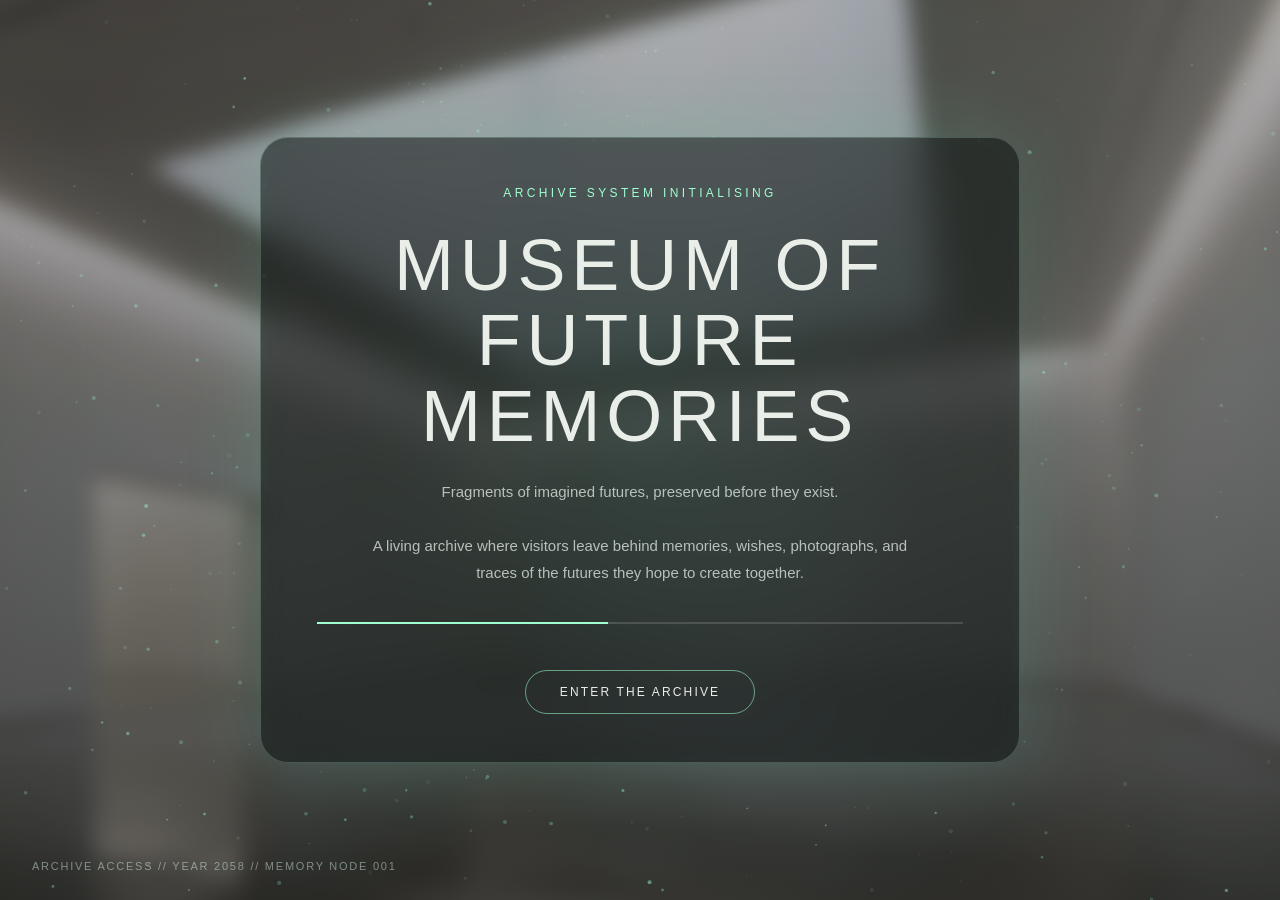
<file: index.html>
<!DOCTYPE html>
<html lang="en">
<head>
  <meta charset="UTF-8" />

  <!-- 适配不同设备屏幕 -->
  <meta name="viewport" content="width=device-width, initial-scale=1.0" />

  <title>Museum of Future Memories</title>

  <!-- 外部 CSS 文件 -->
  <link rel="stylesheet" href="css/style.index.css">
</head>

<body>
  <!-- 首页启动画面 -->
  <main class="hero">
    <!-- 模糊背景图 -->
    <div class="bg-image"></div>

    <!-- 背景暗色遮罩 -->
    <div class="bg-overlay"></div>

    <!-- 粒子旋转背景 -->
    <canvas id="particle-canvas"></canvas>

    <!-- 中央档案系统面板 -->
    <section class="archive-panel">
      <div class="status">Archive System Initialising</div>

      <h1>Museum of<br>Future Memories</h1>

      <p class="subtitle">
        Fragments of imagined futures, preserved before they exist.
        <br><br>
        A living archive where visitors leave behind memories, wishes,
        photographs, and traces of the futures they hope to create together.
      </p>

      <!-- 加载条 -->
      <div class="loading">
        <span></span>
      </div>

      <!-- 点击后播放过渡视频 -->
      <button class="enter" id="enterBtn">ENTER THE ARCHIVE</button>
    </section>

    <!-- 左下角系统编号 -->
    <div class="archive-code">
      ARCHIVE ACCESS // YEAR 2058 // MEMORY NODE 001
    </div>
  </main>

  <!-- 全屏过渡视频层：默认隐藏，点击按钮后显示 -->
  <div class="transition-video-wrap" id="transitionWrap">
    <video id="transitionVideo" muted playsinline preload="auto">
      <source src="videos/archive-transition.mp4" type="video/mp4">
    </video>
  </div>

  <script>
    /* ===============================
       粒子旋转背景
    =============================== */

    const canvas = document.getElementById("particle-canvas");
    const ctx = canvas.getContext("2d");

    let width, height, particles;

    // 粒子数量，数值越大，画面越密集
    const particleCount = 1500;

    // 根据窗口大小调整 canvas
    function resizeCanvas() {
      width = canvas.width = window.innerWidth;
      height = canvas.height = window.innerHeight;
      createParticles();
    }

    // 创建粒子
    function createParticles() {
      particles = [];

      for (let i = 0; i < particleCount; i++) {
        particles.push({
          // 初始角度
          angle: Math.random() * Math.PI * 2,

          // 粒子分布范围
          radius: Math.random() * Math.min(width, height) * 1.1,

          // 粒子大小
          size: Math.random() * 1.8 + 0.3,

          // 粒子旋转速度
          speed: Math.random() * 0.0015 + 0.0003,

          // 粒子透明度
          opacity: Math.random() * 0.45 + 0.08,

          // 用于制造不规则呼吸运动
          wobble: Math.random() * Math.PI * 2,

          // 轨道层级，影响运动范围
          layer: Math.random() * 2.2 + 0.5
        });
      }
    }

    // 粒子动画
    function animate() {
      ctx.clearRect(0, 0, width, height);

      const centerX = width / 2;
      const centerY = height / 2;
      const time = Date.now() * 0.001;

      // 让粒子发光叠加
      ctx.globalCompositeOperation = "lighter";

      particles.forEach(p => {
        p.angle += p.speed;

        // 呼吸式聚合：粒子半径缓慢收缩 / 扩散
        const gather =
          Math.sin(time * 0.45 + p.wobble) * 140 +
          Math.sin(time * 0.18) * 220;

        const currentRadius = p.radius + gather;

        // 旋转椭圆轨道
        const x =
          centerX +
          Math.cos(p.angle + time * 0.08) * currentRadius * p.layer;

        const y =
          centerY +
          Math.sin(p.angle + time * 0.08) * currentRadius * p.layer * 0.92;

        // 粒子亮度轻微闪烁
        const pulse = Math.sin(time * 1.2 + p.wobble) * 0.3 + 0.7;

        ctx.beginPath();
        ctx.fillStyle = `rgba(159, 255, 208, ${p.opacity * pulse})`;
        ctx.arc(x, y, p.size, 0, Math.PI * 2);
        ctx.fill();
      });

      ctx.globalCompositeOperation = "source-over";

      requestAnimationFrame(animate);
    }

    // 窗口大小变化时重新生成粒子
    window.addEventListener("resize", resizeCanvas);

    resizeCanvas();
    animate();


    /* ===============================
       ENTER 按钮：播放过渡视频后进入 main.html
    =============================== */

    const enterBtn = document.getElementById("enterBtn");
    const transitionWrap = document.getElementById("transitionWrap");
    const transitionVideo = document.getElementById("transitionVideo");

    enterBtn.addEventListener("click", () => {
      // 显示全屏视频层
      transitionWrap.classList.add("active");

      // 从头播放视频
      transitionVideo.currentTime = 0;
      transitionVideo.playbackRate = 2.5;
      transitionVideo.play();

      // 视频播放结束后跳转到主页
      transitionVideo.onended = () => {
        window.location.href = "main.html";
      };

      // 保险跳转：防止部分浏览器没有触发 ended
      setTimeout(() => {
        window.location.href = "main.html";
      }, 5200);
    });
  </script>
</body>
</html>
</file>
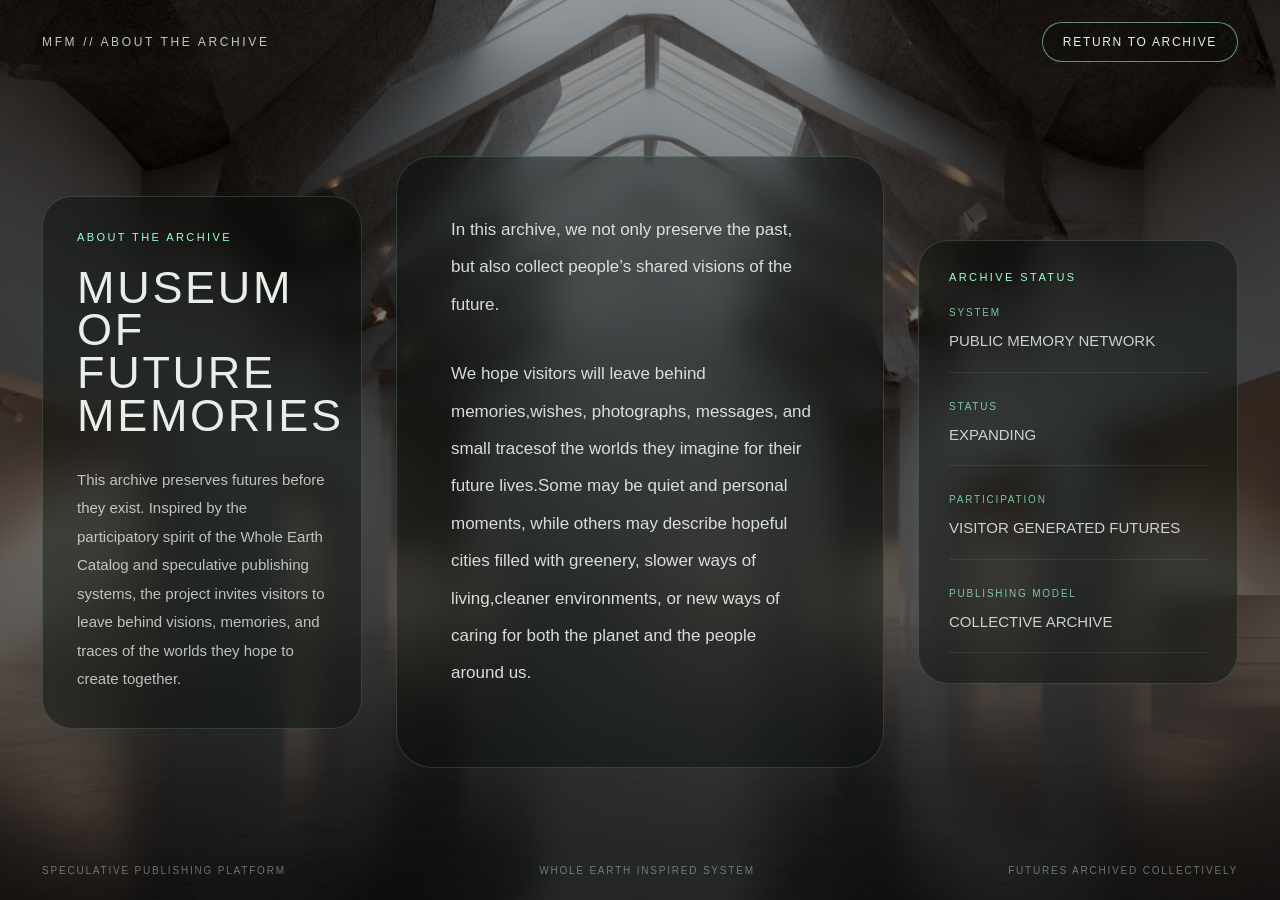
<file: about.html>
<!DOCTYPE html>
<html lang="en">

<head>
  <meta charset="UTF-8" />

  <!-- Responsive -->
  <meta name="viewport" content="width=device-width, initial-scale=1.0" />

  <title>About the Archive</title>

  <!-- CSS -->
  <link rel="stylesheet" href="css/style.about.css">
</head>

<body>

  <!-- Main About Page -->
  <main class="about-page">

    <!-- Background -->
    <div class="about-bg"></div>

    <!-- Dark Overlay -->
    <div class="about-overlay"></div>

    <!-- Top Navigation -->
    <header class="about-header">

      <!-- Site mark -->
      <div class="site-mark">
        MFM // ABOUT THE ARCHIVE
      </div>

      <!-- Return button -->
    <a href="main.html" class="back-button">
      Return to Archive
    </a>

    </header>

    <!-- Main Layout -->
    <section class="about-layout">

      <!-- Left Intro -->
      <aside class="about-left">

        <p class="section-label">
          About the Archive
        </p>

        <h1>
          Museum of Future Memories
        </h1>

        <p class="intro-text">
          This archive preserves futures before they exist.

          Inspired by the participatory spirit of the
          Whole Earth Catalog and speculative publishing
          systems, the project invites visitors to leave
          behind visions, memories, and traces of the
          worlds they hope to create together.
        </p>

      </aside>

      <!-- Center Main Text -->
      <section class="about-center">

        <div class="text-block">

           <p>
             In this archive, we not only preserve the past, but also collect people’s shared visions of the future.
           </p>


           <p>
             We hope visitors will leave behind memories,wishes, photographs, messages, and small tracesof the worlds they imagine for their future lives.Some may be quiet and personal moments, while others may describe hopeful cities filled with greenery, slower ways of living,cleaner environments, or new ways of caring for both the planet and the people around us.
           </p>


           <p>
             Rather than presenting a single vision of the future,
             this archive is shaped collectively by everyone
             who contributes to it. Each uploaded memory becomes
             part of a growing network of ideas, emotions,
             and possibilities — a reminder that the future
             is not something fixed, but something we are
             constantly creating together.
           </p>


           <p>
             By sharing these imagined memories of the future,
             the project hopes to gently remind visitors of the
             importance of environmental awareness and collective
             responsibility. Not through fear or loss,
             but through the belief that a better future
             is still possible, and that it is something
             worth protecting, imagining, and remembering together.
           </p>

        </div>

      </section>

      <!-- Right Info Panel -->
      <aside class="about-right">

        <p class="section-label">
          Archive Status
        </p>

        <div class="info-card">

          <div class="info-item">
            <span class="info-label">SYSTEM</span>
            <span class="info-value">
              PUBLIC MEMORY NETWORK
            </span>
          </div>

          <div class="info-item">
            <span class="info-label">STATUS</span>
            <span class="info-value">
              EXPANDING
            </span>
          </div>

          <div class="info-item">
            <span class="info-label">PARTICIPATION</span>
            <span class="info-value">
              VISITOR GENERATED FUTURES
            </span>
          </div>

          <div class="info-item">
            <span class="info-label">PUBLISHING MODEL</span>
            <span class="info-value">
              COLLECTIVE ARCHIVE
            </span>
          </div>

        </div>

      </aside>

    </section>

    <!-- Footer -->
    <footer class="about-footer">

      <span>SPECULATIVE PUBLISHING PLATFORM</span>

      <span>WHOLE EARTH INSPIRED SYSTEM</span>

      <span>FUTURES ARCHIVED COLLECTIVELY</span>

    </footer>

  </main>

</body>

</html>
</file>
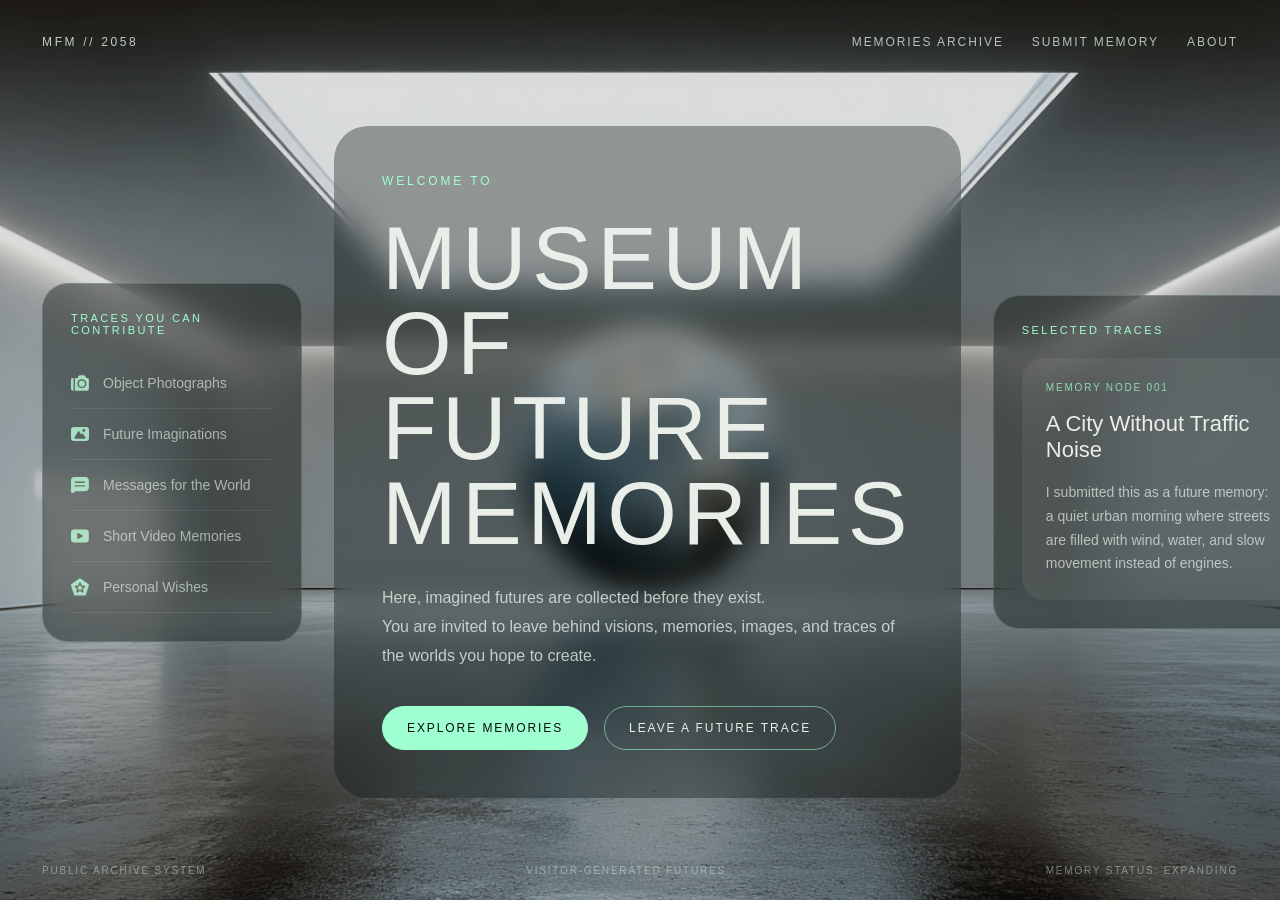
<file: main.html>
<!DOCTYPE html>
<html lang="en">
<head>
  <meta charset="UTF-8" />

  <!-- Responsive setting -->
  <meta name="viewport" content="width=device-width, initial-scale=1.0" />

  <title>Museum of Future Memories | Main Archive</title>

  <!-- Main page CSS -->
  <link rel="stylesheet" href="css/style.main.css">
</head>

<body>
  <!-- Main archive page -->
  <main class="main-archive">

    <!-- Background image layer -->
    <div class="main-bg"></div>


    <!-- Top navigation -->
    <header class="archive-header">
      <div class="site-mark">
        MFM // 2058
      </div>

      <nav class="archive-nav">
        <a href="archive.html">Memories Archive</a>
        <a href="submit.html">Submit Memory</a>
        <a href="about.html">About</a>
      </nav>
    </header>

<!-- Main content area -->
<section class="archive-layout">

  <!-- Left archive categories -->
  <aside class="archive-sidebar">

    <!-- 分类标题 -->
    <p class="section-label">
      Traces You Can Contribute
    </p>

    <!-- 可提交内容列表 -->
    <ul class="contribute-list">

      <!-- 物品照片 -->
      <li>
        <img
          src="icons/photograph_icon.svg"
          alt="Photograph Icon"
        >
        <span>Object Photographs</span>
      </li>

      <!-- 对未来的想象 -->
      <li>
        <img
          src="icons/image_icon.svg"
          alt="Future Imagination Icon"
        >
        <span>Future Imaginations</span>
      </li>

      <!-- 留给世界的话 -->
      <li>
        <img
          src="icons/massage_icon.svg"
          alt="Message Icon"
        >
        <span>Messages for the World</span>
      </li>

      <!-- 短视频 -->
      <li>
        <img
          src="icons/video_icon.svg"
          alt="Video Icon"
        >
        <span>Short Video Memories</span>
      </li>

      <!-- 留给未来的祝福 -->
      <li>
        <img
          src="icons/wish_icon.svg"
          alt="Wish Icon"
        >
        <span>Personal Wishes</span>
      </li>

    </ul>
  </aside>

      <!-- Center hero / archive introduction -->
      <section class="archive-center">
        <p class="system-status">Welcome to</p>

        <h1>
          Museum of<br>
          Future Memories
        </h1>

        <p class="intro-text">
          Here, imagined futures are collected before they exist.<br>

          You are invited to leave behind visions, memories,
          images, and traces of the worlds you hope to create.
        </p>

        <div class="main-actions">
          <a href="archive.html" class="primary-btn">Explore Memories</a>
          <a href="submit.html" class="secondary-btn">Leave a Future Trace</a>
        </div>
      </section>

      <!-- Right selected memory preview -->
      <aside class="memory-preview">
        <p class="section-label">Selected Traces</p>

        <div class="memory-card">
          <span class="memory-id">MEMORY NODE 001</span>

          <h2>A City Without Traffic Noise</h2>

          <p>
            I submitted this as a future memory: a quiet urban morning where streets
            are filled with wind, water, and slow movement instead of engines.
          </p>
        </div>
      </aside>

    </section>

    <!-- Bottom archive code -->
    <footer class="archive-footer">
      <span>PUBLIC ARCHIVE SYSTEM</span>
      <span>VISITOR-GENERATED FUTURES</span>
      <span>MEMORY STATUS: EXPANDING</span>
    </footer>

  </main>
</body>
</html>
</file>
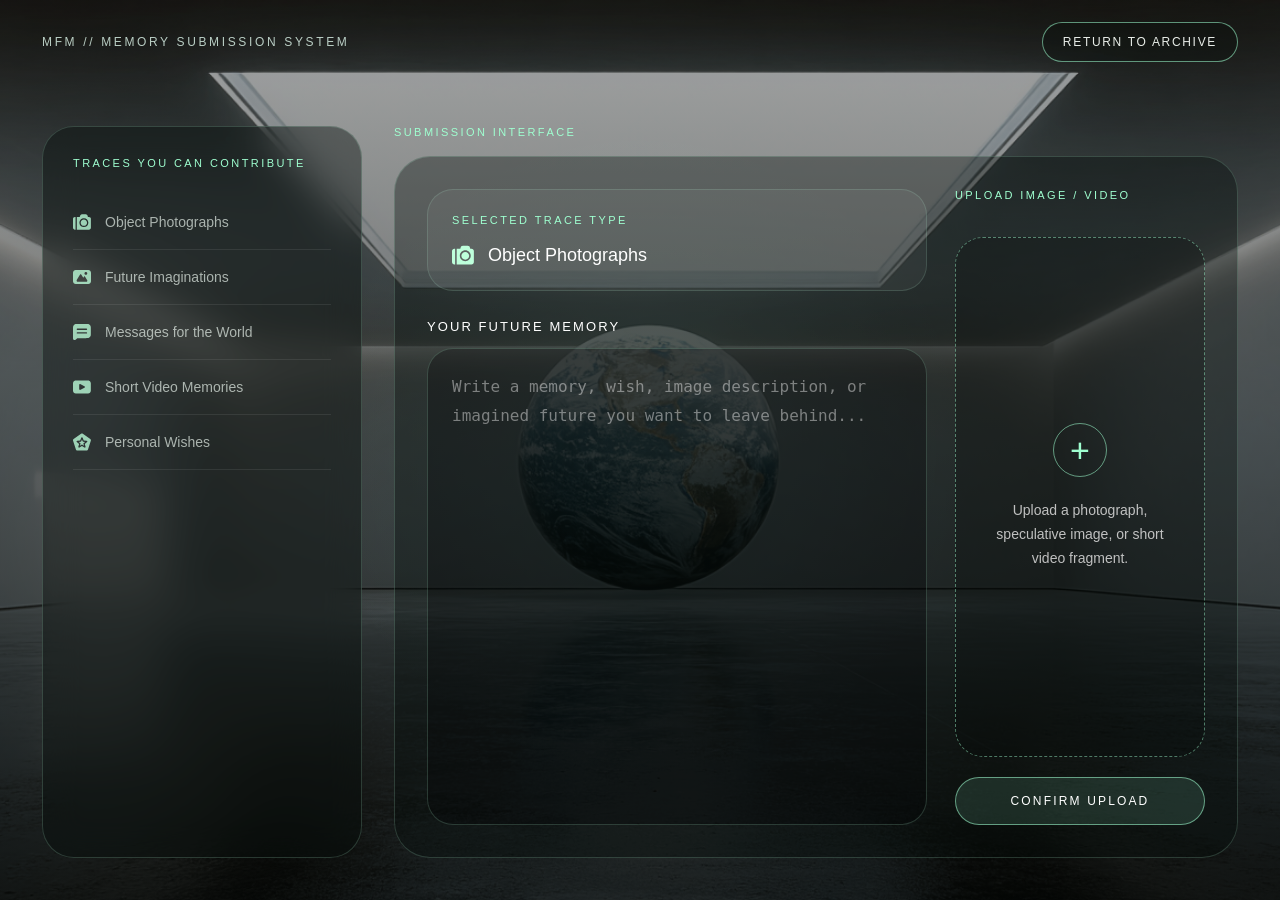
<file: submit.html>
<!DOCTYPE html>
<html lang="en">
<head>
  <meta charset="UTF-8" />

  <!-- Responsive setting -->
  <meta name="viewport" content="width=device-width, initial-scale=1.0" />

  <title>Submit Future Memory</title>

  <!-- Submit page CSS -->
  <link rel="stylesheet" href="css/style.submit.css">
</head>

<body>

  <!-- Submit page container -->
  <main class="submit-page">

    <!-- Background image -->
    <div class="submit-bg"></div>

    <div class="main-overlay"></div>

    <!-- Top navigation -->
    <header class="submit-header">

      <!-- System mark -->
      <div class="site-mark">
        MFM // MEMORY SUBMISSION SYSTEM
      </div>

      <!-- Return button -->
      <a href="main.html" class="back-button">
        Return to Archive
      </a>

    </header>

    <!-- Main submit layout -->
    <section class="submit-layout">

      <!-- Left side : contribution categories -->
      <aside class="submit-sidebar">

        <!-- Section title -->
        <p class="section-label">
          Traces You Can Contribute
        </p>

        <ul class="contribute-list">

        <li
         class="active"
         data-type="Object Photographs"
         data-icon="icons/photograph_icon.svg"
        >
            <img
             src="icons/photograph_icon.svg"
             alt="Photograph Icon"
            >
            <span>Object Photographs</span>
        </li>

        <li
        data-type="Future Imaginations"
        data-icon="icons/image_icon.svg"
        >
            <img
             src="icons/image_icon.svg"
             alt="Future Imagination Icon"
            >
            <span>Future Imaginations</span>
        </li>

        <li
        data-type="Messages for the World"
        data-icon="icons/massage_icon.svg"
        >
            <img
             src="icons/massage_icon.svg"
             alt="Message Icon"
            >
            <span>Messages for the World</span>
        </li>

        <li
           data-type="Short Video Memories"
           data-icon="icons/video_icon.svg"
        >
             <img
               src="icons/video_icon.svg"
               alt="Video Icon"
             >
            <span>Short Video Memories</span>
        </li>

        <li
           data-type="Personal Wishes"
           data-icon="icons/wish_icon.svg"
        >    
            <img
              src="icons/wish_icon.svg"
              alt="Wish Icon"
            >
            <span>Personal Wishes</span>
          </li>

       </ul>
      </aside>

      <!-- Right side : submission area -->
      <section class="submit-content">

        <!-- Top label -->
        <p class="submit-label">
          Submission Interface
        </p>

        <!-- Empty placeholder area -->
        <!-- Submission form area -->
<div class="submission-form">

  <!-- Left side: category + text input -->
  <div class="form-left">

    <!-- Selected category display -->
    <div class="selected-category">
      <p class="submit-label">Selected Trace Type</p>

      <div class="selected-type" id="selectedType">
        <img 
         id="selectedIcon"
         src="icons/photograph_icon.svg"
          alt="Selected Icon"
        >
        <span id="selectedText">Object Photographs</span>
      </div>
    </div>

    <!-- Text input area -->
    <div class="text-input-area">
      <label for="futureText">Your Future Memory</label>

      <textarea
        id="futureText"
        placeholder="Write a memory, wish, image description, or imagined future you want to leave behind..."
      ></textarea>
    </div>

  </div>

  <!-- Right side: image / video upload area -->
  <div class="form-right">

    <p class="submit-label">Upload Image / Video</p>

    <label class="upload-box" for="memoryUpload">
      <input
        type="file"
        id="memoryUpload"
        accept="image/*,video/*"
      >

      <div class="upload-content">
        <span class="upload-plus">+</span>
        <p>Upload a photograph, speculative image, or short video fragment.</p>
      </div>
    </label>

    <!-- Confirm upload button -->
    <button class="submit-button">
      Confirm Upload
    </button>

  </div>

</div>

      </section>

    </section>

  </main>

  <script>

  /* 左侧类别列表 */
  const contributeItems =
    document.querySelectorAll(".contribute-list li");

  /* 右侧显示区域 */
  const selectedText =
    document.getElementById("selectedText");

  const selectedIcon =
    document.getElementById("selectedIcon");

  /* 点击切换 */
  contributeItems.forEach(item => {

    item.addEventListener("click", () => {

      /* 移除之前 active */
      contributeItems.forEach(i => {
        i.classList.remove("active");
      });

      /* 当前项 active */
      item.classList.add("active");

      /* 获取数据 */
      const newType =
        item.dataset.type;

      const newIcon =
        item.dataset.icon;

      /* 更新右侧 */
      selectedText.textContent =
        newType;

      selectedIcon.src =
        newIcon;
    });

  });

</script>

</body>
</html>
</file>
<file: css/style.index.css>
/* 全局初始化：去除默认边距，并让尺寸计算更稳定 */
* {
  margin: 0;
  padding: 0;
  box-sizing: border-box;
}

/* 页面基础设置 */
body {
  width: 100%;
  height: 100vh;
  overflow: hidden;
  font-family: "Inter", "Helvetica Neue", Arial, sans-serif;
  background: #050807;
  color: #e9eee9;
}

/* 首页主容器 */
.hero {
  position: relative;
  width: 100%;
  height: 100vh;
  display: flex;
  align-items: center;
  justify-content: center;
  overflow: hidden;
  background: #050807;
}

/* 背景图：模糊处理 */
.bg-image {
  position: absolute;
  inset: -24px;
  z-index: 0;
  background-image: url("../images/future-archive-room.png");
  background-size: cover;
  background-position: center;
  filter: blur(10px);
  transform: scale(1.06);
  opacity: 0.85;
}

/* 暗色遮罩：增强文字可读性，同时制造未来档案室氛围 */
.bg-overlay {
  position: absolute;
  inset: 0;
  z-index: 1;
  background:
    radial-gradient(circle at center, rgba(100, 255, 200, 0.12), transparent 38%),
    linear-gradient(to bottom, rgba(3, 7, 6, 0.2), rgba(2, 4, 3, 0.55));
  pointer-events: none;
}

/* 粒子旋转背景：canvas 层 */
#particle-canvas {
  position: absolute;
  inset: 0;
  width: 100%;
  height: 100%;
  z-index: 2;
  opacity: 0.95;
  pointer-events: none;
}

/* 中央档案系统面板 */
.archive-panel {
  position: relative;
  z-index: 3;
  width: min(760px, 88%);
  padding: 48px 56px;

  /* 边框与圆角 */
  border: 1px solid rgba(180, 255, 220, 0.22);
  border-radius: 28px;

  /* 半透明玻璃质感 */
  background: rgba(5, 12, 10, 0.5);
  backdrop-filter: blur(18px);

  /* 外发光与内阴影 */
  box-shadow:
    0 0 80px rgba(90, 255, 190, 0.13),
    inset 0 0 40px rgba(159, 255, 208, 0.03);

  text-align: center;
}

/* 顶部状态文字 */
.status {
  font-size: 12px;
  letter-spacing: 0.28em;
  color: #9fffd0;
  margin-bottom: 28px;
  text-transform: uppercase;
}

/* 主标题 */
h1 {
  font-size: clamp(36px, 6vw, 72px);
  font-weight: 500;
  letter-spacing: 0.08em;
  line-height: 1.05;
  text-transform: uppercase;
  margin-bottom: 24px;
}

/* 副标题文字 */
.subtitle {
  font-size: 15px;
  line-height: 1.8;
  color: rgba(235, 245, 238, 0.72);
  max-width: 560px;
  margin: 0 auto 36px;
}

/* 加载条容器 */
.loading {
  width: 100%;
  height: 2px;
  background: rgba(255, 255, 255, 0.14);
  margin-bottom: 22px;
  overflow: hidden;
}

/* 加载条动态发光部分 */
.loading span {
  display: block;
  height: 100%;
  width: 45%;
  background: #9fffd0;
  box-shadow: 0 0 18px #9fffd0;
  animation: loading 2.8s ease-in-out infinite;
}

/* 加载条动画 */
@keyframes loading {
  0% {
    transform: translateX(-110%);
  }

  100% {
    transform: translateX(240%);
  }
}

/* 进入按钮 */
.enter {
  margin-top: 24px;
  padding: 14px 34px;

  /* 按钮边框与圆角 */
  border: 1px solid rgba(159, 255, 208, 0.55);
  border-radius: 999px;

  background: transparent;
  color: #e9eee9;
  letter-spacing: 0.18em;
  font-size: 12px;
  cursor: pointer;
  transition: 0.3s ease;
}

/* 按钮悬停效果 */
.enter:hover {
  background: rgba(159, 255, 208, 0.12);
  box-shadow: 0 0 24px rgba(159, 255, 208, 0.25);
}

/* 左下角系统编号 */
.archive-code {
  position: absolute;
  z-index: 3;
  bottom: 28px;
  left: 32px;
  font-size: 11px;
  letter-spacing: 0.16em;
  color: rgba(220, 245, 235, 0.48);
}

/* 手机端适配 */
@media (max-width: 768px) {
  .archive-panel {
    padding: 36px 28px;
    border-radius: 22px;
  }

  .subtitle {
    font-size: 14px;
  }

  .archive-code {
    left: 20px;
    bottom: 20px;
    font-size: 9px;
  }
}

.transition-video-wrap {
  position: fixed;
  inset: 0;
  z-index: 999;
  background: #050807;
  opacity: 0;
  pointer-events: none;
  transition: opacity 0.8s ease;
}

.transition-video-wrap.active {
  opacity: 1;
  pointer-events: auto;
}

.transition-video-wrap video {
  width: 100%;
  height: 100%;
  object-fit: cover;
}
</file>
<file: css/style.about.css>
/* =========================
   Global Reset
========================= */

* {
  margin: 0;
  padding: 0;
  box-sizing: border-box;
}

/* =========================
   Basic Page
========================= */

body {
  width: 100%;
  min-height: 100vh;
  overflow: hidden;

  font-family: "Inter", "Helvetica Neue", Arial, sans-serif;

  background: #050807;
  color: #e9eee9;
}

/* =========================
   Main Page
========================= */

.about-page {
  position: relative;
  width: 100%;
  height: 100vh;
  overflow: hidden;
}

/* =========================
   Background Image
========================= */

.about-bg {
  position: absolute;
  inset: 0;
  z-index: 0;

  background-image: url("../images/about_background.png");
  background-size: cover;
  background-position: center;

  transform: scale(1.02);

  opacity: 0.92;
}

/* =========================
   Dark Overlay
========================= */

.about-overlay {
  position: absolute;
  inset: 0;
  z-index: 1;

  background:
    linear-gradient(
      to bottom,
      rgba(0, 0, 0, 0.35),
      rgba(0, 0, 0, 0.72)
    );

  pointer-events: none;
}

/* =========================
   Header
========================= */

.about-header {
  position: relative;
  z-index: 3;

  height: 84px;

  padding: 0 42px;

  display: flex;
  align-items: center;
  justify-content: space-between;
}

/* Site mark */

.site-mark {
  font-size: 12px;
  letter-spacing: 0.22em;

  color: rgba(230, 255, 244, 0.78);
}

/* =========================
   Return Button
========================= */

.back-button {
  padding: 12px 20px;

  border-radius: 999px;
  border: 1px solid rgba(159, 255, 208, 0.55);

  text-decoration: none;

  color: #e9eee9;

  font-size: 12px;
  letter-spacing: 0.14em;
  text-transform: uppercase;

  background: rgba(5, 12, 10, 0.28);

  backdrop-filter: blur(12px);

  transition: 0.3s ease;
}

/* Hover */

.back-button:hover {
  background: rgba(159, 255, 208, 0.12);

  box-shadow:
    0 0 24px rgba(159, 255, 208, 0.18);
}

/* =========================
   Main Layout
========================= */

.about-layout {
  position: relative;
  z-index: 3;

  height: calc(100vh - 144px);

  padding: 40px 42px;

  display: grid;
  grid-template-columns: 320px 1fr 320px;

  gap: 34px;
  align-items: center;
}

/* =========================
   Section Label
========================= */

.section-label {
  margin-bottom: 24px;

  font-size: 11px;
  letter-spacing: 0.22em;
  text-transform: uppercase;

  color: #9fffd0;
}

/* =========================
   Left Side
========================= */

.about-left {
  padding: 34px;

  border-radius: 30px;

  background: rgba(5, 12, 10, 0.42);

  backdrop-filter: blur(16px);

  border: 1px solid rgba(180, 255, 220, 0.16);
}

/* Title */

.about-left h1 {
  margin-bottom: 28px;

  font-size: clamp(25px, 6vw, 45px);
  font-weight: 500;

  line-height: 0.95;
  letter-spacing: 0.06em;

  text-transform: uppercase;
}

/* Intro */

.intro-text {
  font-size: 15px;
  line-height: 1.9;

  color: rgba(235, 245, 238, 0.76);
}

/* Center Content */
.about-center {
  padding: 54px;
  border-radius: 36px;
  background: rgba(5, 12, 10, 0.38);
  backdrop-filter: blur(16px);
  border: 1px solid rgba(180, 255, 220, 0.16);

  /* 限制中间板块高度，避免文字挤出页面 */
  max-height: 68vh;

  /* 重要：让内部内容可以滚动 */
  overflow: hidden;
}

/* 可滚动文本区域 */
.text-block {
  max-height: calc(68vh - 108px);
  overflow-y: auto;
  padding-right: 18px;
}

/* 滚动条整体 */
.text-block::-webkit-scrollbar {
  width: 6px;
}

/* 滚动条背景 */
.text-block::-webkit-scrollbar-track {
  background: rgba(255, 255, 255, 0.06);
  border-radius: 999px;
}

/* 滚动条滑块 */
.text-block::-webkit-scrollbar-thumb {
  background: rgba(159, 255, 208, 0.45);
  border-radius: 999px;
}



/* 鼠标悬停时滑块更亮 */
.text-block::-webkit-scrollbar-thumb:hover {
  background: rgba(159, 255, 208, 0.75);
}

.text-block {
  max-height: calc(68vh - 108px);

  overflow-y: auto;

  padding-right: 18px;

  /* 文字设置 */
  font-size: 17px;

  line-height: 2.2;

  color: rgba(240, 245, 242, 0.88);
}

.text-block p {
  margin-bottom: 32px;
}

.text-block p:last-child {
  margin-bottom: 0;
}

/* =========================
   Right Info Panel
========================= */

.about-right {
  padding: 30px;

  border-radius: 30px;

  background: rgba(5, 12, 10, 0.42);

  backdrop-filter: blur(16px);

  border: 1px solid rgba(180, 255, 220, 0.16);
}

/* Info card */

.info-card {
  display: flex;
  flex-direction: column;
  gap: 28px;
}

/* Each item */

.info-item {
  padding-bottom: 18px;

  border-bottom: 1px solid rgba(255, 255, 255, 0.08);
}

/* Label */

.info-label {
  display: block;

  margin-bottom: 10px;

  font-size: 10px;
  letter-spacing: 0.18em;

  color: rgba(159, 255, 208, 0.72);
}

/* Value */

.info-value {
  font-size: 15px;
  line-height: 1.7;

  color: rgba(240, 245, 242, 0.82);
}

/* =========================
   Footer
========================= */

.about-footer {
  position: relative;
  z-index: 3;

  height: 60px;

  padding: 0 42px;

  display: flex;
  align-items: center;
  justify-content: space-between;

  font-size: 10px;
  letter-spacing: 0.18em;

  text-transform: uppercase;

  color: rgba(220, 245, 235, 0.42);
}

/* =========================
   Animation
========================= */

@keyframes fadeUp {
  0% {
    opacity: 0;
    transform: translateY(28px);
    filter: blur(8px);
  }

  100% {
    opacity: 1;
    transform: translateY(0);
    filter: blur(0);
  }
}

.about-header {
  animation: fadeUp 1s ease forwards;
}

.about-left {
  opacity: 0;
  animation: fadeUp 1s ease forwards;
  animation-delay: 0.2s;
}

.about-center {
  opacity: 0;
  animation: fadeUp 1.1s ease forwards;
  animation-delay: 0.45s;
}

.about-right {
  opacity: 0;
  animation: fadeUp 1s ease forwards;
  animation-delay: 0.65s;
}

.about-footer {
  opacity: 0;
  animation: fadeUp 1s ease forwards;
  animation-delay: 0.85s;
}

/* =========================
   Mobile
========================= */

@media (max-width: 1100px) {

  body {
    overflow: auto;
  }

  .about-page {
    min-height: 100vh;
    height: auto;
  }

  .about-layout {
    grid-template-columns: 1fr;
    height: auto;
  }

  .about-header,
  .about-footer {
    padding: 0 24px;
  }

  .about-center {
    padding: 38px 28px;
  }

  .system-text {
    font-size: 17px;
  }
}
</file>
<file: css/style.main.css>
/* Global reset */
* {
  margin: 0;
  padding: 0;
  box-sizing: border-box;
}

/* Basic page setting */
body {
  width: 100%;
  min-height: 100vh;
  overflow: hidden;
  font-family: "Inter", "Helvetica Neue", Arial, sans-serif;
  background: #050807;
  color: #e9eee9;
}

/* Main archive container */
.main-archive {
  position: relative;
  width: 100%;
  height: 100vh;
  overflow: hidden;
}

/* Background image */
.main-bg {
  position: absolute;
  inset: 0;
  z-index: 0;
  background-image: url("../images/main_page_background.png");
  background-size: cover;
  background-position: center;
  opacity: 0.86;
}

/* Overlay for readability */
/*
.main-overlay {
  position: absolute;
  inset: 0;
  z-index: 1;
  background:
    radial-gradient(circle at center, rgba(150, 255, 220, 0.08), transparent 42%),
    linear-gradient(to bottom, rgba(2, 5, 4, 0.25), rgba(2, 5, 4, 0.78));
  pointer-events: none;
}
*/

/* Header */
.archive-header {
  position: relative;
  z-index: 3;
  height: 84px;
  padding: 0 42px;
  display: flex;
  align-items: center;
  justify-content: space-between;
}

.site-mark {
  font-size: 12px;
  letter-spacing: 0.22em;
  color: rgba(230, 255, 244, 0.78);
}

.archive-nav {
  display: flex;
  gap: 28px;
}

.archive-nav a {
  color: rgba(230, 255, 244, 0.72);
  text-decoration: none;
  font-size: 12px;
  letter-spacing: 0.16em;
  text-transform: uppercase;
  transition: 0.3s ease;
}

.archive-nav a:hover {
  color: #9fffd0;
}

/* Three-column layout */
.archive-layout {
  position: relative;
  z-index: 3;
  height: calc(100vh - 144px);
  padding: 40px 42px;
  display: grid;
  grid-template-columns: 260px 1fr 340px;
  gap: 32px;
  align-items: center;
}

/* Section label */
.section-label {
  font-size: 11px;
  letter-spacing: 0.22em;
  text-transform: uppercase;
  color: #9fffd0;
  margin-bottom: 22px;
}

/* Left sidebar */
.archive-sidebar {
  padding: 28px;
  border: 1px solid rgba(180, 255, 220, 0.18);
  border-radius: 26px;
  background: rgba(5, 12, 10, 0.42);
  backdrop-filter: blur(16px);
}

.archive-sidebar ul {
  list-style: none;
}

.archive-sidebar li {
  padding: 14px 0;
  font-size: 14px;
  color: rgba(235, 245, 238, 0.62);
  border-bottom: 1px solid rgba(255, 255, 255, 0.08);
}

.archive-sidebar li.active {
  color: #e9eee9;
}

/* Center content */
.archive-center {
  max-width: 760px;
  padding: 48px;
  border-radius: 34px;
  background: rgba(5, 12, 10, 0.34);
  backdrop-filter: blur(14px);
}

.system-status {
  font-size: 12px;
  letter-spacing: 0.24em;
  text-transform: uppercase;
  color: #9fffd0;
  margin-bottom: 28px;
}

.archive-center h1 {
  font-size: clamp(52px, 7vw, 96px);
  font-weight: 500;
  line-height: 0.95;
  letter-spacing: 0.06em;
  text-transform: uppercase;
  margin-bottom: 28px;
}

.intro-text {
  max-width: 620px;
  font-size: 16px;
  line-height: 1.8;
  color: rgba(235, 245, 238, 0.76);
}

/* Buttons */
.main-actions {
  margin-top: 36px;
  display: flex;
  gap: 16px;
  flex-wrap: wrap;
}

.primary-btn,
.secondary-btn {
  padding: 14px 24px;
  border-radius: 999px;
  text-decoration: none;
  font-size: 12px;
  letter-spacing: 0.16em;
  text-transform: uppercase;
  transition: 0.3s ease;
}

.primary-btn {
  color: #06110d;
  background: #9fffd0;
  border: 1px solid #9fffd0;
}

.secondary-btn {
  color: #e9eee9;
  border: 1px solid rgba(159, 255, 208, 0.55);
  background: transparent;
}

.primary-btn:hover,
.secondary-btn:hover {
  box-shadow: 0 0 26px rgba(159, 255, 208, 0.28);
}

/* Right preview panel */
.memory-preview {
  padding: 28px;
  border: 1px solid rgba(180, 255, 220, 0.18);
  border-radius: 26px;
  background: rgba(5, 12, 10, 0.42);
  backdrop-filter: blur(16px);
}

.memory-card {
  padding: 24px;
  border-radius: 22px;
  background: rgba(255, 255, 255, 0.06);
}

.memory-id {
  display: block;
  margin-bottom: 18px;
  font-size: 10px;
  letter-spacing: 0.18em;
  color: rgba(159, 255, 208, 0.75);
}

.memory-card h2 {
  font-size: 22px;
  font-weight: 500;
  margin-bottom: 18px;
}

.memory-card p {
  font-size: 14px;
  line-height: 1.7;
  color: rgba(235, 245, 238, 0.68);
}

/* Footer */
.archive-footer {
  position: relative;
  z-index: 3;
  height: 60px;
  padding: 0 42px;
  display: flex;
  align-items: center;
  justify-content: space-between;
  font-size: 10px;
  letter-spacing: 0.18em;
  color: rgba(220, 245, 235, 0.45);
  text-transform: uppercase;
}

/* Mobile adaptation */
@media (max-width: 960px) {
  body {
    overflow: auto;
  }

  .main-archive {
    min-height: 100vh;
    height: auto;
  }

  .archive-layout {
    height: auto;
    grid-template-columns: 1fr;
  }

  .archive-header,
  .archive-footer {
    padding: 0 24px;
  }

  .archive-nav {
    display: none;
  }

  .archive-center {
    padding: 36px 28px;
  }
}
/* 页面内容渐变出现动画 */
@keyframes fadeUp {
  0% {
    opacity: 0;
    transform: translateY(28px);
    filter: blur(8px);
  }

  100% {
    opacity: 1;
    transform: translateY(0);
    filter: blur(0);
  }
}

/* 顶部导航渐变出现 */
.archive-header {
  animation: fadeUp 1.1s ease forwards;
}

/* 左侧分类延迟出现 */
.archive-sidebar {
  opacity: 0;
  animation: fadeUp 1.1s ease forwards;
  animation-delay: 0.25s;
}

/* 中间主内容延迟出现 */
.archive-center {
  opacity: 0;
  animation: fadeUp 1.2s ease forwards;
  animation-delay: 0.45s;
}

/* 右侧卡片延迟出现 */
.memory-preview {
  opacity: 0;
  animation: fadeUp 1.1s ease forwards;
  animation-delay: 0.65s;
}

/* 底部系统信息最后出现 */
.archive-footer {
  opacity: 0;
  animation: fadeUp 1s ease forwards;
  animation-delay: 0.85s;
}

/* 可提交内容列表 */
.contribute-list {
  list-style: none;
}

/* 每一项 */
.contribute-list li {
  display: flex;
  align-items: center;
  gap: 14px;

  padding: 16px 0;

  font-size: 14px;
  color: rgba(235, 245, 238, 0.62);

  border-bottom: 1px solid rgba(255, 255, 255, 0.08);

  transition: 0.3s ease;
  cursor: pointer;
}

/* SVG 图标 */
.contribute-list img {
  width: 18px;
  height: 18px;

  opacity: 0.78;

  /* 将黑色 SVG 转成 archive 绿色 */
  filter:
    brightness(0)
    saturate(100%)
    invert(89%)
    sepia(18%)
    saturate(466%)
    hue-rotate(88deg)
    brightness(103%)
    contrast(101%);

  transition: 0.3s ease;
}

/* hover 状态 */
.contribute-list li:hover {
  color: #9fffd0;
}

/* hover 时图标变亮 */
.contribute-list li:hover img,
.contribute-list li.active img {
  opacity: 1;

  filter:
    brightness(0)
    saturate(100%)
    invert(88%)
    sepia(72%)
    saturate(417%)
    hue-rotate(86deg)
    brightness(107%)
    contrast(101%);

  transform: scale(1.08);
}

/* 当前激活项 */
.contribute-list li.active {
  color: #9fffd0;
}

.main-bg {
  pointer-events: none;
}

.archive-center {
  position: relative;
  z-index: 10;
}

.main-actions {
  position: relative;
  z-index: 20;
}

.main-actions a {
  position: relative;
  z-index: 30;
  pointer-events: auto;
}
</file>
<file: css/style.submit.css>
/* =========================
   Global Reset
========================= */

* {
  margin: 0;
  padding: 0;
  box-sizing: border-box;
}

/* =========================
   Basic Page Settings
========================= */

body {
  width: 100%;
  min-height: 100vh;
  overflow: hidden;

  font-family: "Inter", "Helvetica Neue", Arial, sans-serif;

  background: #050807;
  color: #e9eee9;
}



/* =========================
   Main Submit Page
========================= */

.submit-page {
  position: relative;
  width: 100%;
  height: 100vh;
  overflow: hidden;
}

/* =========================
   Background Image
========================= */

.submit-bg {
  position: absolute;
  inset: 0;
  z-index: 0;

  background-image: url("../images/main_page_background.png");
  background-size: cover;
  background-position: center;

  opacity: 0.86;
}

.main-overlay {
  position: absolute;
  inset: 0;
  z-index: 1;
  background:
    radial-gradient(circle at center, rgba(150, 255, 220, 0.08), transparent 42%),
    linear-gradient(to bottom, rgba(2, 5, 4, 0.25), rgba(2, 5, 4, 0.78));
  pointer-events: none;
}
/* =========================
   Header
========================= */

.submit-header {
  position: relative;
  z-index: 3;

  height: 84px;
  padding: 0 42px;

  display: flex;
  align-items: center;
  justify-content: space-between;
}

/* Left system mark */

.site-mark {
  font-size: 12px;
  letter-spacing: 0.22em;

  color: rgba(230, 255, 244, 0.78);
}

/* Return button */

.back-button {
  padding: 12px 20px;

  border-radius: 999px;
  border: 1px solid rgba(159, 255, 208, 0.55);

  text-decoration: none;

  color: #e9eee9;
  font-size: 12px;
  letter-spacing: 0.14em;
  text-transform: uppercase;

  background: rgba(5, 12, 10, 0.28);
  backdrop-filter: blur(12px);

  transition: 0.3s ease;
}

/* Hover */

.back-button:hover {
  background: rgba(159, 255, 208, 0.12);

  box-shadow:
    0 0 24px rgba(159, 255, 208, 0.18);
}

/* =========================
   Main Layout
========================= */

.submit-layout {
  position: relative;
  z-index: 3;

  height: calc(100vh - 84px);

  padding: 42px;

  display: grid;
  grid-template-columns: 320px 1fr;
  gap: 32px;
}

/* =========================
   Left Sidebar
========================= */

.submit-sidebar {
  padding: 30px;

  border-radius: 32px;
  border: 1px solid rgba(180, 255, 220, 0.18);

  background: rgba(5, 12, 10, 0.42);
  backdrop-filter: blur(18px);
}

/* Section label */

.section-label {
  font-size: 11px;
  letter-spacing: 0.22em;
  text-transform: uppercase;

  color: #9fffd0;

  margin-bottom: 26px;
}

/* =========================
   Contribution List
========================= */

.contribute-list {
  list-style: none;
}

/* Each item */

.contribute-list li {
  display: flex;
  align-items: center;
  gap: 14px;

  padding: 18px 0;

  border-bottom: 1px solid rgba(255, 255, 255, 0.08);

  color: rgba(235, 245, 238, 0.68);

  font-size: 14px;

  transition: 0.3s ease;
  cursor: pointer;
}

/* SVG icons */

.contribute-list img {
  width: 18px;
  height: 18px;

  opacity: 0.78;

  filter:
    brightness(0)
    saturate(100%)
    invert(89%)
    sepia(18%)
    saturate(466%)
    hue-rotate(88deg)
    brightness(103%)
    contrast(101%);

  transition: 0.3s ease;
}

/* Hover state */

.contribute-list li:hover {
  color: #9fffd0;
}

/* Hover icon */

.contribute-list li:hover img {
  opacity: 1;

  transform: scale(1.08);

  filter:
    brightness(0)
    saturate(100%)
    invert(88%)
    sepia(72%)
    saturate(417%)
    hue-rotate(86deg)
    brightness(107%)
    contrast(101%);
}

/* =========================
   Right Content Area
========================= */

.submit-content {
  display: flex;
  flex-direction: column;
}

/* Top label */

.submit-label {
  margin-bottom: 18px;

  font-size: 11px;
  letter-spacing: 0.22em;
  text-transform: uppercase;

  color: #9fffd0;
}

/* Main placeholder area */

.submission-placeholder {
  flex: 1;

  border-radius: 36px;
  border: 1px solid rgba(180, 255, 220, 0.18);

  background: rgba(5, 12, 10, 0.36);
  backdrop-filter: blur(18px);

  display: flex;
  align-items: center;
  justify-content: center;

  padding: 48px;
}

/* Inner placeholder */

.placeholder-inner {
  max-width: 720px;

  text-align: center;
}

/* Title */

.placeholder-inner h1 {
  margin-bottom: 28px;

  font-size: clamp(42px, 6vw, 84px);
  font-weight: 500;

  line-height: 0.95;
  letter-spacing: 0.06em;

  text-transform: uppercase;
}

/* Description */

.placeholder-inner p {
  font-size: 16px;
  line-height: 1.8;

  color: rgba(235, 245, 238, 0.72);
}

/* =========================
   Fade-in Animation
========================= */

@keyframes fadeUp {
  0% {
    opacity: 0;
    transform: translateY(28px);
    filter: blur(8px);
  }

  100% {
    opacity: 1;
    transform: translateY(0);
    filter: blur(0);
  }
}

/* Header animation */

.submit-header {
  animation: fadeUp 1s ease forwards;
}

/* Sidebar animation */

.submit-sidebar {
  opacity: 0;

  animation: fadeUp 1s ease forwards;
  animation-delay: 0.2s;
}

/* Content animation */

.submit-content {
  opacity: 0;

  animation: fadeUp 1.1s ease forwards;
  animation-delay: 0.45s;
}

/* =========================
   Mobile Adaptation
========================= */

@media (max-width: 960px) {

  body {
    overflow: auto;
  }

  .submit-page {
    height: auto;
    min-height: 100vh;
  }

  .submit-layout {
    grid-template-columns: 1fr;
    height: auto;
  }

  .submit-header {
    padding: 0 24px;
  }

  .submit-sidebar,
  .submission-placeholder {
    border-radius: 28px;
  }

  .placeholder-inner h1 {
    font-size: 54px;
  }
}

/* =========================
   Submission Form Area
========================= */

/* 右侧整体上传表单区域 */
.submission-form {
  flex: 1;

  display: grid;
  grid-template-columns: 2fr 1fr;
  gap: 28px;

  padding: 32px;

  border-radius: 36px;
  border: 1px solid rgba(180, 255, 220, 0.18);

  background: rgba(5, 12, 10, 0.36);
  backdrop-filter: blur(18px);
}

/* 左侧：类别 + 文本 */
.form-left {
  display: flex;
  flex-direction: column;
  gap: 28px;
}

/* 当前选择的类型 */
.selected-category {
  padding: 24px;

  border-radius: 26px;
  border: 1px solid rgba(180, 255, 220, 0.14);

  background: rgba(255, 255, 255, 0.05);
}

/* 当前类型内容 */
.selected-type {
  display: flex;
  align-items: center;
  gap: 14px;

  margin-top: 18px;

  color: #ffffff;
  font-size: 18px;
}

/* 当前类型图标 */
.selected-type img {
  width: 22px;
  height: 22px;

  filter:
    brightness(0)
    saturate(100%)
    invert(89%)
    sepia(18%)
    saturate(466%)
    hue-rotate(88deg)
    brightness(103%)
    contrast(101%);
}

/* 文字输入区域 */
.text-input-area {
  flex: 1;

  display: flex;
  flex-direction: column;
}

/* 输入区标题 */
.text-input-area label {
  margin-bottom: 14px;

  color: #ffffff;
  font-size: 13px;
  letter-spacing: 0.16em;
  text-transform: uppercase;
}

/* 文本框 */
.text-input-area textarea {
  flex: 1;

  min-height: 320px;
  resize: none;

  padding: 24px;

  border-radius: 26px;
  border: 1px solid rgba(180, 255, 220, 0.18);

  background: rgba(0, 0, 0, 0.28);

  color: #ffffff;
  font-size: 16px;
  line-height: 1.8;

  outline: none;
}

/* placeholder 颜色 */
.text-input-area textarea::placeholder {
  color: rgba(255, 255, 255, 0.42);
}

/* 输入时边框发光 */
.text-input-area textarea:focus {
  border-color: rgba(159, 255, 208, 0.55);
  box-shadow: 0 0 24px rgba(159, 255, 208, 0.12);
}

/* 右侧：上传区 */
.form-right {
  display: flex;
  flex-direction: column;
}

/* 上传盒子 */
.upload-box {
  flex: 1;

  margin-top: 18px;

  border-radius: 28px;
  border: 1px dashed rgba(159, 255, 208, 0.45);

  background: rgba(0, 0, 0, 0.22);

  display: flex;
  align-items: center;
  justify-content: center;

  padding: 28px;

  cursor: pointer;
  transition: 0.3s ease;
}

/* 隐藏原生 input */
.upload-box input {
  display: none;
}

/* 上传内容 */
.upload-content {
  text-align: center;
  color: #ffffff;
}

/* 加号 */
.upload-plus {
  display: inline-flex;
  align-items: center;
  justify-content: center;

  width: 54px;
  height: 54px;

  margin-bottom: 22px;

  border-radius: 50%;
  border: 1px solid rgba(159, 255, 208, 0.55);

  color: #9fffd0;
  font-size: 34px;
  line-height: 1;
}

/* 上传说明文字 */
.upload-content p {
  color: rgba(255, 255, 255, 0.72);
  font-size: 14px;
  line-height: 1.7;
}

/* hover 状态 */
.upload-box:hover {
  border-color: #9fffd0;
  box-shadow: 0 0 26px rgba(159, 255, 208, 0.16);
}

/* =========================
   Submit Button
========================= */

.submit-button {
  margin-top: 20px;

  width: 100%;
  padding: 16px 22px;

  border: 1px solid rgba(159, 255, 208, 0.55);
  border-radius: 999px;

  background: rgba(159, 255, 208, 0.12);

  color: #ffffff;

  font-size: 12px;
  letter-spacing: 0.18em;
  text-transform: uppercase;

  cursor: pointer;

  transition: 0.3s ease;
}

/* Hover effect */

.submit-button:hover {
  background: rgba(159, 255, 208, 0.22);

  box-shadow:
    0 0 24px rgba(159, 255, 208, 0.22);

  transform: translateY(-2px);
}
</file>
